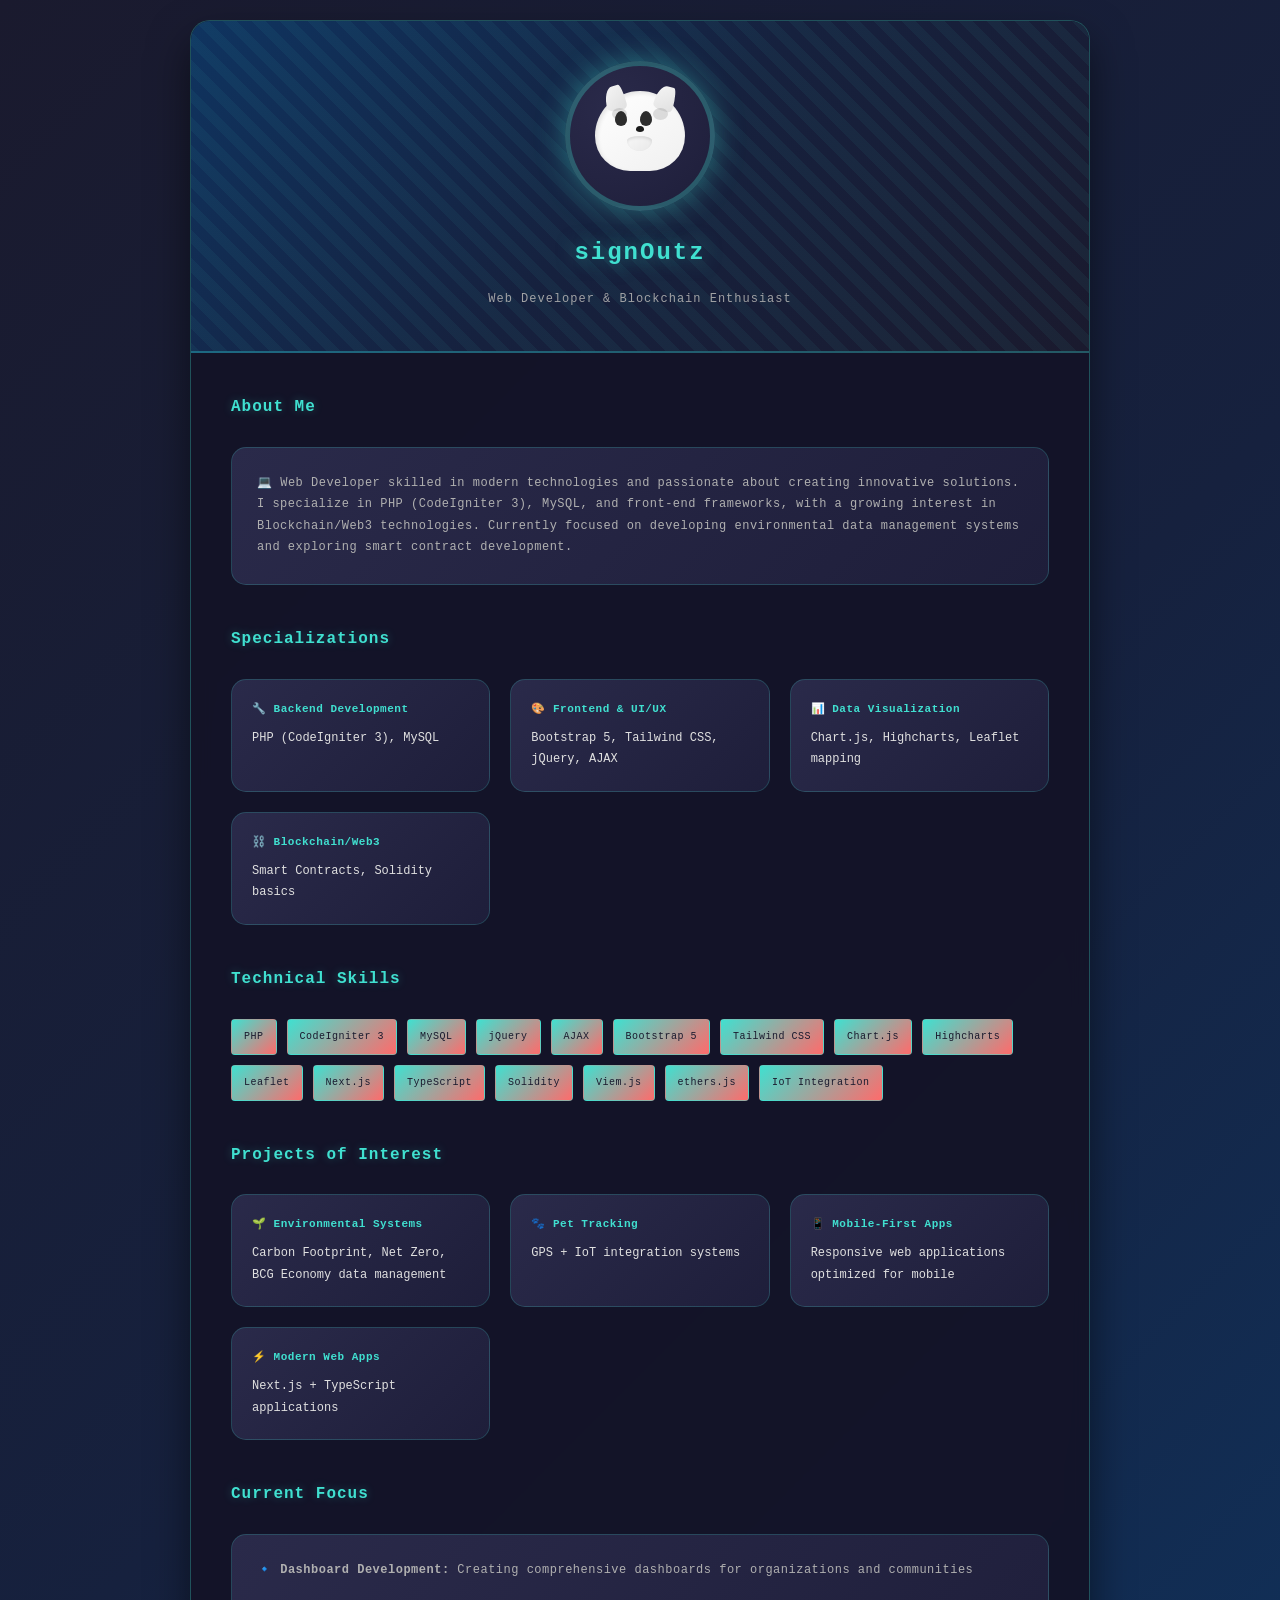
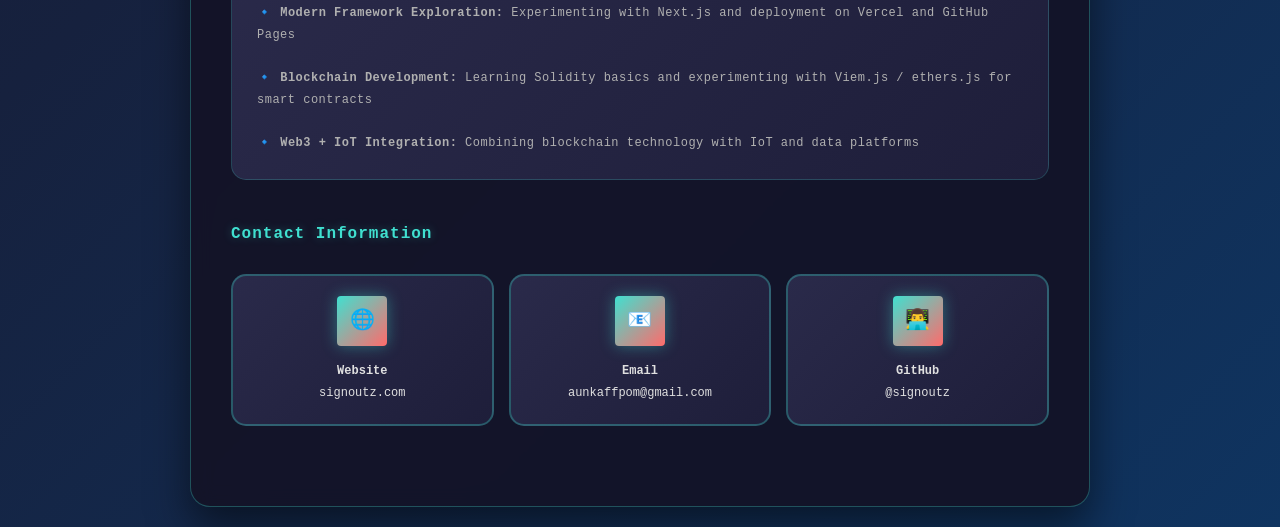
<file: index.html>
<!DOCTYPE html>
<html lang="en">
<head>
    <meta charset="UTF-8">
    <meta name="viewport" content="width=device-width, initial-scale=1.0">
    <title>Profile - signOutz</title>
    <style>
        * {
            margin: 0;
            padding: 0;
            box-sizing: border-box;
        }

        @import url('https://fonts.googleapis.com/css2?family=Press+Start+2P&display=swap');
        
        body {
            font-family: 'Press Start 2P', 'Courier New', monospace;
            line-height: 1.8;
            color: #e0e0e0;
            background: linear-gradient(135deg, #1a1a2e 0%, #16213e 50%, #0f3460 100%);
            min-height: 100vh;
            padding: 20px;
            font-size: 12px;
        }

        .container {
            max-width: 900px;
            margin: 0 auto;
            background: rgba(20, 20, 40, 0.95);
            backdrop-filter: blur(10px);
            border-radius: 20px;
            box-shadow: 0 20px 40px rgba(0, 0, 0, 0.5);
            border: 1px solid rgba(64, 224, 208, 0.3);
            overflow: hidden;
            animation: fadeIn 0.8s ease-out;
        }

        @keyframes fadeIn {
            from {
                opacity: 0;
                transform: translateY(30px);
            }
            to {
                opacity: 1;
                transform: translateY(0);
            }
        }

        .header {
            background: linear-gradient(135deg, #0f3460 0%, #16213e 50%, #1a1a2e 100%);
            color: #40e0d0;
            padding: 40px;
            text-align: center;
            position: relative;
            overflow: hidden;
            border-bottom: 2px solid rgba(64, 224, 208, 0.3);
        }

        .header::before {
            content: '';
            position: absolute;
            top: -50%;
            left: -50%;
            width: 200%;
            height: 200%;
            background: repeating-linear-gradient(
                45deg,
                transparent,
                transparent 10px,
                rgba(64, 224, 208, 0.05) 10px,
                rgba(64, 224, 208, 0.05) 20px
            );
            animation: float 20s linear infinite;
        }

        @keyframes float {
            0% { transform: rotate(0deg); }
            100% { transform: rotate(360deg); }
        }

        .profile-img {
            width: 150px;
            height: 150px;
            border-radius: 50%;
            border: 5px solid rgba(64, 224, 208, 0.3);
            margin: 0 auto 20px;
            background: radial-gradient(circle at 30% 30%, #2a2a4a, #1e1e3a);
            display: flex;
            align-items: center;
            justify-content: center;
            position: relative;
            z-index: 1;
            transition: transform 0.3s ease;
            box-shadow: 0 0 30px rgba(64, 224, 208, 0.4);
            overflow: hidden;
        }
        
        .frenchie {
            width: 120px;
            height: 120px;
            position: relative;
            display: flex;
            align-items: center;
            justify-content: center;
        }
        
        /* French Bulldog Face */
        .frenchie::before {
            content: '';
            position: absolute;
            width: 90px;
            height: 80px;
            background: linear-gradient(145deg, #ffffff 0%, #f0f0f0 100%);
            border-radius: 45px 45px 35px 35px;
            top: 15px;
            box-shadow: inset 2px 2px 4px rgba(0,0,0,0.1);
        }
        
        /* Eyes */
        .frenchie::after {
            content: '';
            position: absolute;
            width: 12px;
            height: 15px;
            background: #2c2c2c;
            border-radius: 50% 50% 50% 50% / 60% 60% 40% 40%;
            top: 35px;
            left: 35px;
            box-shadow: 25px 0 0 #2c2c2c, 
                       -2px 3px 0px -8px rgba(255,255,255,0.3),
                       23px 3px 0px -8px rgba(255,255,255,0.3);
        }
        
        .nose {
            position: absolute;
            width: 8px;
            height: 6px;
            background: #1a1a1a;
            border-radius: 50% 50% 50% 50% / 60% 60% 40% 40%;
            top: 50px;
            left: 56px;
            z-index: 10;
        }
        
        /* Ears */
        .ear-left, .ear-right {
            position: absolute;
            width: 20px;
            height: 25px;
            background: linear-gradient(145deg, #f5f5f5 0%, #e0e0e0 100%);
            border-radius: 50% 20% 20% 50% / 80% 80% 20% 20%;
            top: 10px;
        }
        
        .ear-left {
            left: 25px;
            transform: rotate(-15deg);
        }
        
        .ear-right {
            right: 25px;
            transform: rotate(15deg);
        }
        
        /* Mouth area */
        .mouth {
            position: absolute;
            width: 25px;
            height: 15px;
            background: linear-gradient(145deg, #f8f8f8 0%, #e8e8e8 100%);
            border-radius: 50% 50% 50% 50% / 30% 30% 70% 70%;
            top: 60px;
            left: 47px;
            box-shadow: inset 0 2px 3px rgba(0,0,0,0.1);
        }
        
        /* Black patches around eyes (typical for Frenchies) */
        .patch-left, .patch-right {
            position: absolute;
            width: 15px;
            height: 12px;
            background: rgba(100, 100, 100, 0.2);
            border-radius: 50%;
            top: 32px;
        }
        
        .patch-left {
            left: 32px;
        }
        
        .patch-right {
            right: 32px;
        }

        .profile-img:hover {
            transform: scale(1.05);
        }

        .header h1 {
            font-size: 24px;
            margin-bottom: 15px;
            position: relative;
            z-index: 1;
            text-shadow: 0 0 20px rgba(64, 224, 208, 0.5);
            letter-spacing: 2px;
        }

        .header p {
            font-size: 12px;
            opacity: 0.9;
            position: relative;
            z-index: 1;
            color: #b0b0b0;
            letter-spacing: 1px;
        }

        .content {
            padding: 40px;
        }

        .section {
            margin-bottom: 40px;
            opacity: 0;
            animation: slideUp 0.6s ease-out forwards;
        }

        .section:nth-child(1) { animation-delay: 0.2s; }
        .section:nth-child(2) { animation-delay: 0.4s; }
        .section:nth-child(3) { animation-delay: 0.6s; }
        .section:nth-child(4) { animation-delay: 0.8s; }

        @keyframes slideUp {
            from {
                opacity: 0;
                transform: translateY(20px);
            }
            to {
                opacity: 1;
                transform: translateY(0);
            }
        }

        .section h2 {
            color: #40e0d0;
            font-size: 16px;
            margin-bottom: 25px;
            position: relative;
            display: inline-block;
            text-shadow: 0 0 10px rgba(64, 224, 208, 0.3);
            letter-spacing: 1px;
        }

        .section h2::after {
            content: '';
            position: absolute;
            bottom: -5px;
            left: 0;
            width: 0;
            height: 3px;
            background: linear-gradient(135deg, #40e0d0, #ff6b6b);
            transition: width 0.3s ease;
        }

        .section:hover h2::after {
            width: 100%;
        }

        .info-grid {
            display: grid;
            grid-template-columns: repeat(auto-fit, minmax(250px, 1fr));
            gap: 20px;
            margin-bottom: 30px;
        }

        .info-item {
            background: linear-gradient(135deg, #2a2a4a 0%, #1e1e3a 100%);
            padding: 20px;
            border-radius: 15px;
            border-left: 4px solid #40e0d0;
            border: 1px solid rgba(64, 224, 208, 0.2);
            transition: transform 0.3s ease, box-shadow 0.3s ease;
        }

        .info-item:hover {
            transform: translateY(-5px);
            box-shadow: 0 10px 25px rgba(64, 224, 208, 0.3);
        }

        .info-item strong {
            color: #40e0d0;
            display: block;
            margin-bottom: 8px;
            font-size: 11px;
            letter-spacing: 0.5px;
        }

        .skills {
            display: flex;
            flex-wrap: wrap;
            gap: 10px;
        }

        .skill-tag {
            background: linear-gradient(135deg, #40e0d0, #ff6b6b);
            color: #1a1a2e;
            padding: 8px 12px;
            border-radius: 4px;
            font-size: 10px;
            transition: transform 0.3s ease, box-shadow 0.3s ease;
            cursor: pointer;
            border: 1px solid rgba(64, 224, 208, 0.3);
            letter-spacing: 0.5px;
        }

        .skill-tag:hover {
            transform: translateY(-2px);
            box-shadow: 0 5px 15px rgba(64, 224, 208, 0.6);
        }

        .contact-methods {
            display: grid;
            grid-template-columns: repeat(auto-fit, minmax(200px, 1fr));
            gap: 15px;
        }

        .contact-item {
            background: linear-gradient(135deg, #2a2a4a 0%, #1e1e3a 100%);
            padding: 20px;
            border-radius: 15px;
            text-align: center;
            border: 2px solid rgba(64, 224, 208, 0.3);
            transition: all 0.3s ease;
            cursor: pointer;
        }

        .contact-item:hover {
            border-color: #40e0d0;
            transform: translateY(-3px);
            box-shadow: 0 10px 25px rgba(64, 224, 208, 0.3);
        }

        .contact-icon {
            width: 50px;
            height: 50px;
            background: linear-gradient(135deg, #40e0d0, #ff6b6b);
            border-radius: 4px;
            display: flex;
            align-items: center;
            justify-content: center;
            margin: 0 auto 15px;
            color: #1a1a2e;
            font-size: 20px;
            transition: transform 0.3s ease;
            box-shadow: 0 0 15px rgba(64, 224, 208, 0.4);
        }

        .contact-item:hover .contact-icon {
            transform: rotate(360deg);
        }

        .bio {
            font-size: 12px;
            line-height: 1.8;
            color: #b0b0b0;
            background: linear-gradient(135deg, #2a2a4a 0%, #1e1e3a 100%);
            padding: 25px;
            border-radius: 15px;
            border-left: 4px solid #40e0d0;
            border: 1px solid rgba(64, 224, 208, 0.2);
            letter-spacing: 0.5px;
        }

        @media (max-width: 1200px) {
            .container {
                max-width: 95%;
                margin: 10px auto;
            }
            
            .info-grid {
                grid-template-columns: repeat(auto-fit, minmax(280px, 1fr));
            }
        }

        @media (max-width: 992px) {
            body {
                font-size: 11px;
                padding: 15px;
            }
            
            .header {
                padding: 35px 25px;
            }
            
            .content {
                padding: 35px 25px;
            }
            
            .section h2 {
                font-size: 15px;
                margin-bottom: 20px;
            }
            
            .contact-methods {
                grid-template-columns: repeat(auto-fit, minmax(180px, 1fr));
            }
        }

        @media (max-width: 768px) {
            body {
                font-size: 10px;
                padding: 10px;
                line-height: 1.6;
            }
            
            .container {
                margin: 5px;
                border-radius: 15px;
            }
            
            .header {
                padding: 30px 20px;
            }
            
            .header h1 {
                font-size: 20px;
                margin-bottom: 12px;
            }
            
            .header p {
                font-size: 10px;
            }
            
            .content {
                padding: 25px 15px;
            }
            
            .profile-img {
                width: 120px;
                height: 120px;
            }
            
            .frenchie {
                width: 100px;
                height: 100px;
            }
            
            .frenchie::before {
                width: 75px;
                height: 65px;
                border-radius: 37px 37px 28px 28px;
                top: 12px;
            }
            
            .frenchie::after {
                width: 10px;
                height: 12px;
                top: 28px;
                left: 28px;
                box-shadow: 20px 0 0 #2c2c2c, 
                           -2px 2px 0px -6px rgba(255,255,255,0.3),
                           18px 2px 0px -6px rgba(255,255,255,0.3);
            }
            
            .nose {
                width: 6px;
                height: 5px;
                top: 40px;
                left: 47px;
            }
            
            .ear-left, .ear-right {
                width: 16px;
                height: 20px;
                top: 8px;
            }
            
            .ear-left {
                left: 20px;
            }
            
            .ear-right {
                right: 20px;
            }
            
            .mouth {
                width: 20px;
                height: 12px;
                top: 48px;
                left: 40px;
            }
            
            .patch-left, .patch-right {
                width: 12px;
                height: 10px;
                top: 26px;
            }
            
            .patch-left {
                left: 26px;
            }
            
            .patch-right {
                right: 26px;
            }
            
            .section {
                margin-bottom: 30px;
            }
            
            .section h2 {
                font-size: 14px;
                margin-bottom: 18px;
            }
            
            .info-grid {
                grid-template-columns: 1fr;
                gap: 15px;
            }
            
            .info-item {
                padding: 15px;
            }
            
            .skills {
                gap: 8px;
            }
            
            .skill-tag {
                padding: 6px 10px;
                font-size: 9px;
                border-radius: 3px;
            }
            
            .contact-methods {
                grid-template-columns: 1fr;
                gap: 12px;
            }
            
            .contact-item {
                padding: 15px;
            }
            
            .contact-icon {
                width: 40px;
                height: 40px;
                font-size: 16px;
                margin-bottom: 10px;
            }
            
            .bio {
                padding: 20px;
                font-size: 10px;
            }
        }

        @media (max-width: 480px) {
            body {
                font-size: 9px;
                padding: 5px;
            }
            
            .header h1 {
                font-size: 18px;
                letter-spacing: 1px;
            }
            
            .header p {
                font-size: 9px;
            }
            
            .profile-img {
                width: 100px;
                height: 100px;
            }
            
            .frenchie {
                width: 80px;
                height: 80px;
            }
            
            .frenchie::before {
                width: 60px;
                height: 50px;
                border-radius: 30px 30px 22px 22px;
                top: 10px;
            }
            
            .frenchie::after {
                width: 8px;
                height: 10px;
                top: 22px;
                left: 22px;
                box-shadow: 16px 0 0 #2c2c2c, 
                           -1px 2px 0px -5px rgba(255,255,255,0.3),
                           15px 2px 0px -5px rgba(255,255,255,0.3);
            }
            
            .nose {
                width: 5px;
                height: 4px;
                top: 32px;
                left: 37px;
            }
            
            .ear-left, .ear-right {
                width: 12px;
                height: 15px;
                top: 6px;
            }
            
            .ear-left {
                left: 16px;
            }
            
            .ear-right {
                right: 16px;
            }
            
            .mouth {
                width: 15px;
                height: 10px;
                top: 38px;
                left: 32px;
            }
            
            .patch-left, .patch-right {
                width: 10px;
                height: 8px;
                top: 20px;
            }
            
            .patch-left {
                left: 20px;
            }
            
            .patch-right {
                right: 20px;
            }
            
            .section h2 {
                font-size: 12px;
                margin-bottom: 15px;
            }
            
            .content {
                padding: 20px 10px;
            }
            
            .info-item {
                padding: 12px;
            }
            
            .skill-tag {
                padding: 5px 8px;
                font-size: 8px;
            }
            
            .contact-item {
                padding: 12px;
            }
            
            .contact-icon {
                width: 35px;
                height: 35px;
                font-size: 14px;
                margin-bottom: 8px;
            }
            
            .bio {
                padding: 15px;
                font-size: 9px;
                line-height: 1.6;
            }
        }

        @media (max-width: 320px) {
            .header h1 {
                font-size: 16px;
            }
            
            .profile-img {
                width: 80px;
                height: 80px;
            }
            
            .frenchie {
                width: 65px;
                height: 65px;
            }
            
            .section h2 {
                font-size: 11px;
            }
            
            .skill-tag {
                font-size: 7px;
                padding: 4px 6px;
            }
        }
    </style>
</head>
<body>
    <div class="container">
        <div class="header">
            <div class="profile-img">
                <div class="frenchie">
                    <div class="ear-left"></div>
                    <div class="ear-right"></div>
                    <div class="nose"></div>
                    <div class="mouth"></div>
                    <div class="patch-left"></div>
                    <div class="patch-right"></div>
                </div>
            </div>
            <h1>signOutz</h1>
            <p>Web Developer & Blockchain Enthusiast</p>
        </div>

        <div class="content">
            <div class="section">
                <h2>About Me</h2>
                <div class="bio">
                    💻 Web Developer skilled in modern technologies and passionate about creating innovative solutions. I specialize in PHP (CodeIgniter 3), MySQL, and front-end frameworks, with a growing interest in Blockchain/Web3 technologies. Currently focused on developing environmental data management systems and exploring smart contract development.
                </div>
            </div>

            <div class="section">
                <h2>Specializations</h2>
                <div class="info-grid">
                    <div class="info-item">
                        <strong>🔧 Backend Development</strong>
                        PHP (CodeIgniter 3), MySQL
                    </div>
                    <div class="info-item">
                        <strong>🎨 Frontend & UI/UX</strong>
                        Bootstrap 5, Tailwind CSS, jQuery, AJAX
                    </div>
                    <div class="info-item">
                        <strong>📊 Data Visualization</strong>
                        Chart.js, Highcharts, Leaflet mapping
                    </div>
                    <div class="info-item">
                        <strong>⛓️ Blockchain/Web3</strong>
                        Smart Contracts, Solidity basics
                    </div>
                </div>
            </div>

            <div class="section">
                <h2>Technical Skills</h2>
                <div class="skills">
                    <span class="skill-tag">PHP</span>
                    <span class="skill-tag">CodeIgniter 3</span>
                    <span class="skill-tag">MySQL</span>
                    <span class="skill-tag">jQuery</span>
                    <span class="skill-tag">AJAX</span>
                    <span class="skill-tag">Bootstrap 5</span>
                    <span class="skill-tag">Tailwind CSS</span>
                    <span class="skill-tag">Chart.js</span>
                    <span class="skill-tag">Highcharts</span>
                    <span class="skill-tag">Leaflet</span>
                    <span class="skill-tag">Next.js</span>
                    <span class="skill-tag">TypeScript</span>
                    <span class="skill-tag">Solidity</span>
                    <span class="skill-tag">Viem.js</span>
                    <span class="skill-tag">ethers.js</span>
                    <span class="skill-tag">IoT Integration</span>
                </div>
            </div>

            <div class="section">
                <h2>Projects of Interest</h2>
                <div class="info-grid">
                    <div class="info-item">
                        <strong>🌱 Environmental Systems</strong>
                        Carbon Footprint, Net Zero, BCG Economy data management
                    </div>
                    <div class="info-item">
                        <strong>🐾 Pet Tracking</strong>
                        GPS + IoT integration systems
                    </div>
                    <div class="info-item">
                        <strong>📱 Mobile-First Apps</strong>
                        Responsive web applications optimized for mobile
                    </div>
                    <div class="info-item">
                        <strong>⚡ Modern Web Apps</strong>
                        Next.js + TypeScript applications
                    </div>
                </div>
            </div>

            <div class="section">
                <h2>Current Focus</h2>
                <div class="bio">
                    🔹 <strong>Dashboard Development:</strong> Creating comprehensive dashboards for organizations and communities<br><br>
                    🔹 <strong>Modern Framework Exploration:</strong> Experimenting with Next.js and deployment on Vercel and GitHub Pages<br><br>
                    🔹 <strong>Blockchain Development:</strong> Learning Solidity basics and experimenting with Viem.js / ethers.js for smart contracts<br><br>
                    🔹 <strong>Web3 + IoT Integration:</strong> Combining blockchain technology with IoT and data platforms
                </div>
            </div>

            <div class="section">
                <h2>Contact Information</h2>
                <div class="contact-methods">
                    <div class="contact-item" onclick="window.open('https://signoutz.com', '_blank')">
                        <div class="contact-icon">🌐</div>
                        <strong>Website</strong>
                        <p>signoutz.com</p>
                    </div>
                    <div class="contact-item" onclick="window.open('mailto:aunkaffpom@gmail.com')">
                        <div class="contact-icon">📧</div>
                        <strong>Email</strong>
                        <p>aunkaffpom@gmail.com</p>
                    </div>
                    <div class="contact-item" onclick="window.open('https://github.com/signoutz', '_blank')">
                        <div class="contact-icon">👨‍💻</div>
                        <strong>GitHub</strong>
                        <p>@signoutz</p>
                    </div>
                </div>
            </div>
        </div>
    </div>

    <script>
        // Add smooth scrolling and interactive effects
        document.addEventListener('DOMContentLoaded', function() {
            // Animate skill tags on hover
            const skillTags = document.querySelectorAll('.skill-tag');
            skillTags.forEach(tag => {
                tag.addEventListener('mouseenter', function() {
                    this.style.transform = 'translateY(-2px) scale(1.05)';
                });
                
                tag.addEventListener('mouseleave', function() {
                    this.style.transform = 'translateY(0) scale(1)';
                });
            });

            // Add ripple effect to contact items
            const contactItems = document.querySelectorAll('.contact-item');
            contactItems.forEach(item => {
                item.addEventListener('click', function(e) {
                    const ripple = document.createElement('div');
                    ripple.style.position = 'absolute';
                    ripple.style.borderRadius = '50%';
                    ripple.style.background = 'rgba(102, 126, 234, 0.3)';
                    ripple.style.transform = 'scale(0)';
                    ripple.style.animation = 'ripple 0.6s linear';
                    ripple.style.left = e.offsetX + 'px';
                    ripple.style.top = e.offsetY + 'px';
                    ripple.style.width = ripple.style.height = '20px';
                    ripple.style.marginLeft = ripple.style.marginTop = '-10px';
                    
                    this.style.position = 'relative';
                    this.appendChild(ripple);
                    
                    setTimeout(() => {
                        ripple.remove();
                    }, 600);
                });
            });

            // Add CSS for ripple animation
            const style = document.createElement('style');
            style.textContent = `
                @keyframes ripple {
                    to {
                        transform: scale(4);
                        opacity: 0;
                    }
                }
            `;
            document.head.appendChild(style);
        });
    </script>
</body>
</html>
</file>
